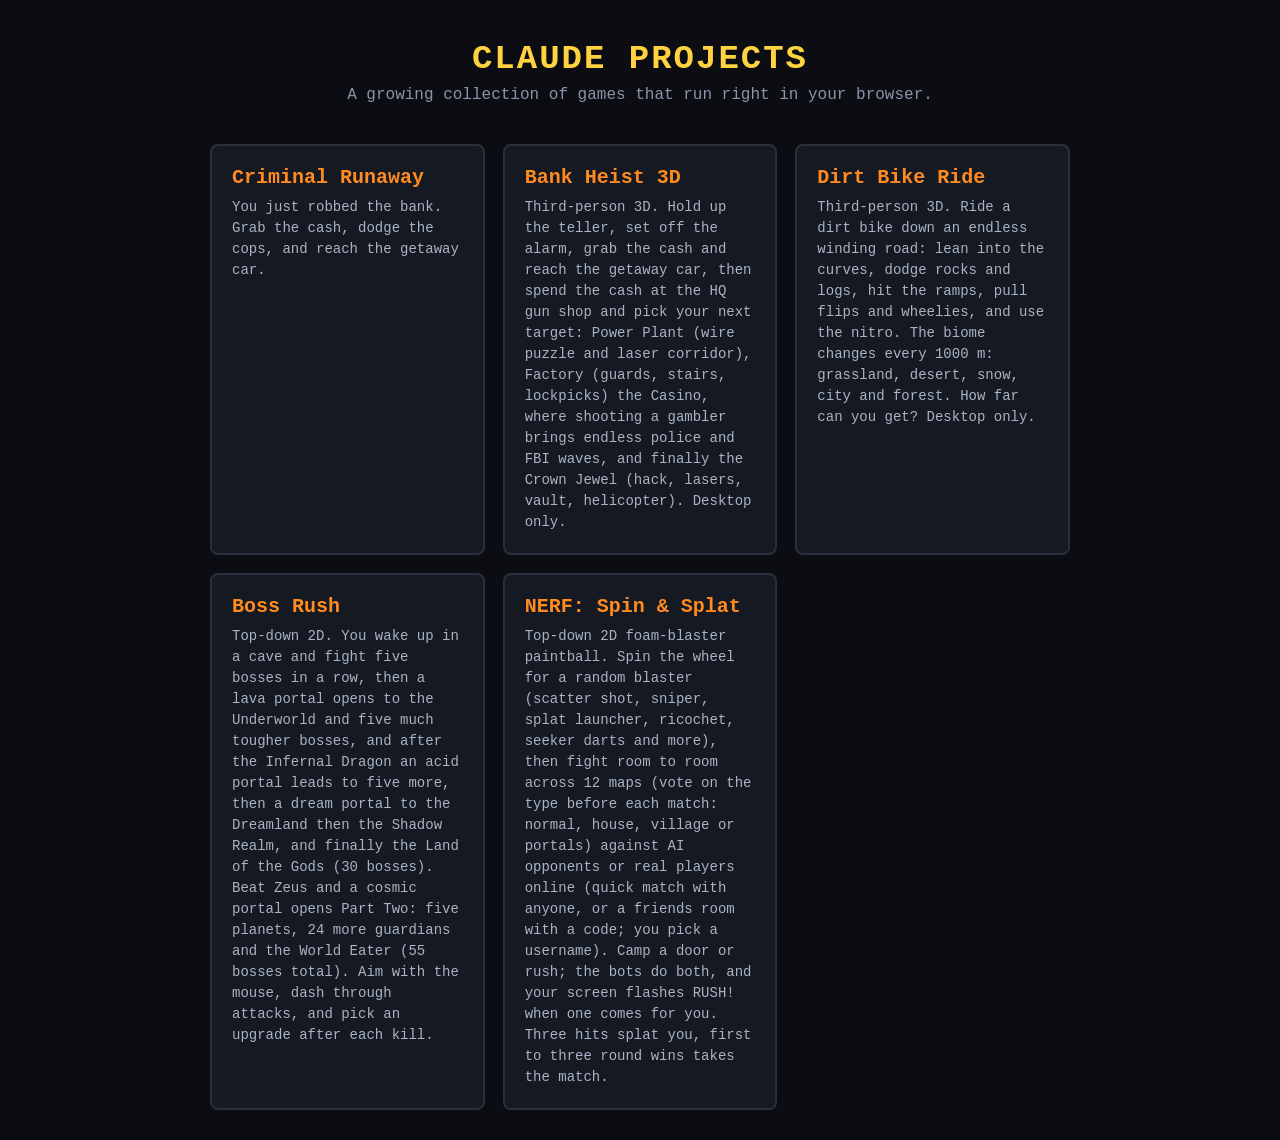
<file: index.html>
<!DOCTYPE html>
<html lang="en">
<head>
  <meta charset="utf-8">
  <meta name="viewport" content="width=device-width, initial-scale=1">
  <title>Claude Projects &ndash; Browser Games</title>
  <style>
    * { box-sizing: border-box; }
    body {
      margin: 0;
      background: #0b0d12;
      color: #cfd6e4;
      font-family: "Courier New", monospace;
    }
    header { padding: 40px 20px 10px; text-align: center; }
    h1 { margin: 0 0 8px; font-size: 34px; color: #ffd23f; letter-spacing: 2px; }
    header p { margin: 0; color: #8a94a8; }
    .grid {
      max-width: 900px;
      margin: 30px auto;
      padding: 0 20px;
      display: grid;
      grid-template-columns: repeat(auto-fill, minmax(260px, 1fr));
      gap: 18px;
    }
    .card {
      display: block;
      padding: 20px;
      background: #151922;
      border: 2px solid #2a2f3b;
      border-radius: 8px;
      color: inherit;
      text-decoration: none;
      transition: transform .12s, border-color .12s;
    }
    .card:hover { transform: translateY(-3px); border-color: #ff8a1f; }
    .card h2 { margin: 0 0 8px; font-size: 20px; color: #ff8a1f; }
    .card p { margin: 0; font-size: 14px; line-height: 1.5; color: #aab3c5; }
  </style>
</head>
<body>
  <header>
    <h1>CLAUDE PROJECTS</h1>
    <p>A growing collection of games that run right in your browser.</p>
  </header>

  <!-- Add a new <a class="card"> for each new game folder -->
  <main class="grid">
    <a class="card" href="criminal-runaway/">
      <h2>Criminal Runaway</h2>
      <p>You just robbed the bank. Grab the cash, dodge the cops, and reach the getaway car.</p>
    </a>
    <a class="card" href="bank-heist/">
      <h2>Bank Heist 3D</h2>
      <p>Third-person 3D. Hold up the teller, set off the alarm, grab the cash and reach the getaway car, then spend the cash at the HQ gun shop and pick your next target: Power Plant (wire puzzle and laser corridor), Factory (guards, stairs, lockpicks) the Casino, where shooting a gambler brings endless police and FBI waves, and finally the Crown Jewel (hack, lasers, vault, helicopter). Desktop only.</p>
    </a>
    <a class="card" href="dirt-bike/">
      <h2>Dirt Bike Ride</h2>
      <p>Third-person 3D. Ride a dirt bike down an endless winding road: lean into the curves, dodge rocks and logs, hit the ramps, pull flips and wheelies, and use the nitro. The biome changes every 1000 m: grassland, desert, snow, city and forest. How far can you get? Desktop only.</p>
    </a>
    <a class="card" href="boss-rush/">
      <h2>Boss Rush</h2>
      <p>Top-down 2D. You wake up in a cave and fight five bosses in a row, then a lava portal opens to the Underworld and five much tougher bosses, and after the Infernal Dragon an acid portal leads to five more, then a dream portal to the Dreamland then the Shadow Realm, and finally the Land of the Gods (30 bosses). Beat Zeus and a cosmic portal opens Part Two: five planets, 24 more guardians and the World Eater (55 bosses total). Aim with the mouse, dash through attacks, and pick an upgrade after each kill.</p>
    </a>
    <a class="card" href="nerf/">
      <h2>NERF: Spin &amp; Splat</h2>
      <p>Top-down 2D foam-blaster paintball. Spin the wheel for a random blaster (scatter shot, sniper, splat launcher, ricochet, seeker darts and more), then fight room to room across 12 maps (vote on the type before each match: normal, house, village or portals) against AI opponents or real players online (quick match with anyone, or a friends room with a code; you pick a username). Camp a door or rush; the bots do both, and your screen flashes RUSH! when one comes for you. Three hits splat you, first to three round wins takes the match.</p>
    </a>
  </main>
</body>
</html>
</file>
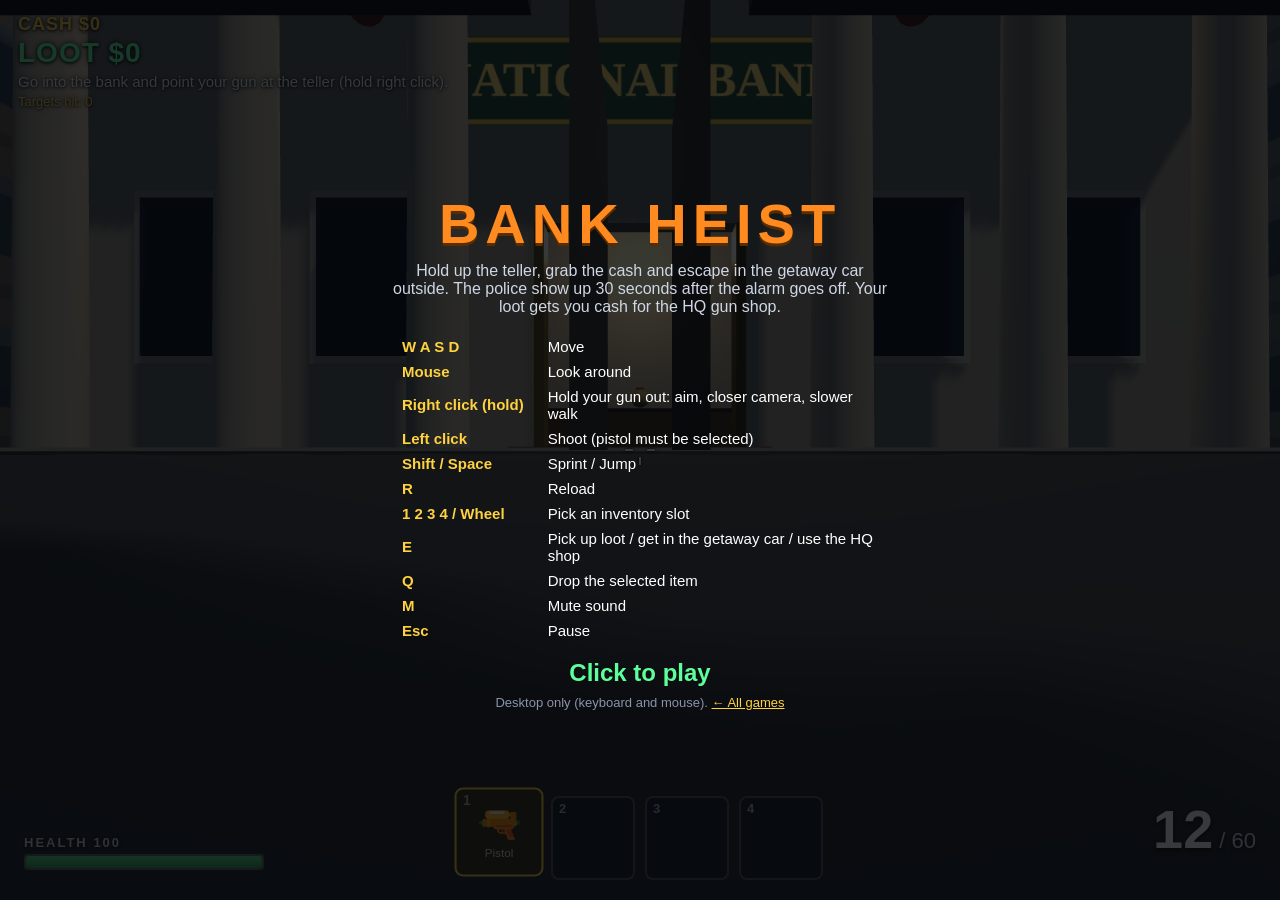
<file: bank-heist/index.html>
<!DOCTYPE html>
<html lang="en">
<head>
  <meta charset="utf-8">
  <meta name="viewport" content="width=device-width, initial-scale=1">
  <title>Bank Heist</title>
  <link rel="stylesheet" href="style.css">
</head>
<body>
  <div id="game"></div>
  <div id="alarm-glow"></div>
  <div id="damage"></div>
  <div id="scope"></div>
  <div id="fade"></div>

  <div id="crosshair"><i></i><i></i><i></i><i></i></div>
  <div id="hitmarker"></div>

  <div id="hud-top">
    <div id="cash">CASH $0</div>
    <div id="loot">LOOT $0</div>
    <div id="objective">Walk into the bank and grab the loot.</div>
    <div id="range">Targets hit: 0</div>
  </div>

  <div id="alarm">
    <div id="alarm-title">ALARM!</div>
    <div id="alarm-sub"></div>
  </div>

  <div id="prompt"></div>
  <div id="toast"></div>

  <div id="hp">
    <div id="hp-label">HEALTH <span id="hp-text">100</span></div>
    <div id="hp-bar"><div id="hp-fill"></div></div>
  </div>

  <div id="ammo">
    <div><span id="ammo-mag">12</span><span id="ammo-res"> / 60</span></div>
    <div id="reload">RELOADING...</div>
  </div>

  <div id="inventory">
    <div class="slot"><span class="key">1</span><span class="icon"></span><span class="name"></span></div>
    <div class="slot"><span class="key">2</span><span class="icon"></span><span class="name"></span></div>
    <div class="slot"><span class="key">3</span><span class="icon"></span><span class="name"></span></div>
    <div class="slot"><span class="key">4</span><span class="icon"></span><span class="name"></span></div>
  </div>

  <div id="overlay">
    <div class="panel">
      <h1>BANK HEIST</h1>
      <p class="tag">Hold up the teller, grab the cash and escape in the getaway car outside. The police show up 30 seconds after the alarm goes off. Your loot gets you cash for the HQ gun shop.</p>
      <table>
        <tr><td>W A S D</td><td>Move</td></tr>
        <tr><td>Mouse</td><td>Look around</td></tr>
        <tr><td>Right click (hold)</td><td>Hold your gun out: aim, closer camera, slower walk</td></tr>
        <tr><td>Left click</td><td>Shoot (pistol must be selected)</td></tr>
        <tr><td>Shift / Space</td><td>Sprint / Jump</td></tr>
        <tr><td>R</td><td>Reload</td></tr>
        <tr><td>1 2 3 4 / Wheel</td><td>Pick an inventory slot</td></tr>
        <tr><td>E</td><td>Pick up loot / get in the getaway car / use the HQ shop</td></tr>
        <tr><td>Q</td><td>Drop the selected item</td></tr>
        <tr><td>M</td><td>Mute sound</td></tr>
        <tr><td>Esc</td><td>Pause</td></tr>
      </table>
      <p id="overlay-msg" class="start">Click to play</p>
      <p class="note">Desktop only (keyboard and mouse). <a href="../">&larr; All games</a></p>
    </div>
  </div>

  <div id="choose" class="hidden">
    <div class="panel wide">
      <h1>NEXT HEIST</h1>
      <p class="tag">Pick your next target from the list. Press 1-7 or click a row (scroll for more).</p>
      <div id="choose-list"></div>
      <button id="choose-back" type="button">&larr; Back to the HQ (Esc)</button>
    </div>
  </div>

  <div id="puzzle" class="hidden">
    <div class="panel">
      <h2>JACKPOT MACHINE LOCK</h2>
      <p class="tag">The code is hidden in the casino: find the 3 clue notes (one per reel).<br>&#9679; = right symbol, right place &nbsp; &#9675; = right symbol, wrong place</p>
      <div id="puzzle-reels"></div>
      <div id="puzzle-rows"></div>
      <p id="puzzle-info" class="note"></p>
      <p class="note"><b>&larr; &rarr;</b> pick a reel &nbsp; <b>&uarr; &darr;</b> change symbol &nbsp; <b>Enter</b> try the code &nbsp; <b>Esc</b> step away</p>
    </div>
  </div>

  <div id="vault" class="hidden">
    <div class="panel">
      <h2>VAULT LOCK</h2>
      <p class="tag">The dial spins. When the light flashes, switch direction right away. 4 right switches open the vault.</p>
      <div id="vault-wrap"><div id="vault-dial"></div><div id="vault-mark"></div><div id="vault-lamp"></div></div>
      <div id="vault-steps"></div>
      <p id="vault-info" class="note"></p>
      <p class="note"><b>&larr;</b> / <b>A</b> spin left &nbsp; <b>&rarr;</b> / <b>D</b> spin right &nbsp; <b>Esc</b> step away</p>
    </div>
  </div>

  <div id="hack" class="hidden">
    <div class="panel">
      <h2>SECURITY TERMINAL</h2>
      <p class="tag">Memorise the intercepted key, then type it in.</p>
      <div id="hack-code"></div>
      <div id="hack-bar"><i></i></div>
      <p id="hack-info" class="note"></p>
      <p class="note"><b>0-9</b> type &nbsp; <b>Backspace</b> delete &nbsp; <b>Esc</b> step away</p>
    </div>
  </div>

  <div id="wires" class="hidden">
    <div class="panel">
      <h2>POWER CONTROL PANEL</h2>
      <p class="tag">Reconnect the wires: link each coloured wire on the left to the terminal of the same colour on the right.</p>
      <div id="wires-board"></div>
      <p id="wires-info" class="note"></p>
      <p class="note"><b>1-5</b> pick a wire, then its terminal &nbsp; <b>Backspace</b> drop the wire &nbsp; <b>Esc</b> step away</p>
    </div>
  </div>

  <div id="dress" class="hidden">
    <div class="panel wide">
      <h1>DRESSING ROOM</h1>
      <p class="tag">Pick a hoodie colour</p>
      <div id="dress-grid"></div>
      <p id="dress-msg" class="note"></p>
      <button id="dress-close" type="button" class="backbtn">Done (Esc)</button>
    </div>
  </div>

  <div id="storage" class="hidden">
    <div class="panel wide">
      <h1>GUN STORAGE</h1>
      <p class="tag">Carrying (4 slots)</p>
      <div id="storage-carry" class="guns"></div>
      <p class="tag">Storage (10 slots)</p>
      <div id="storage-grid" class="guns grid10"></div>
      <p id="storage-msg" class="note"></p>
      <button id="storage-close" type="button" class="backbtn">Done (Esc)</button>
    </div>
  </div>

  <div id="endscreen" class="hidden">
    <div class="panel">
      <h1 id="end-title"></h1>
      <p id="end-lines"></p>
      <p class="start">Click to play again</p>
    </div>
  </div>

  <script src="lib/three.min.js"></script>
  <script src="game.js"></script>
</body>
</html>
</file>
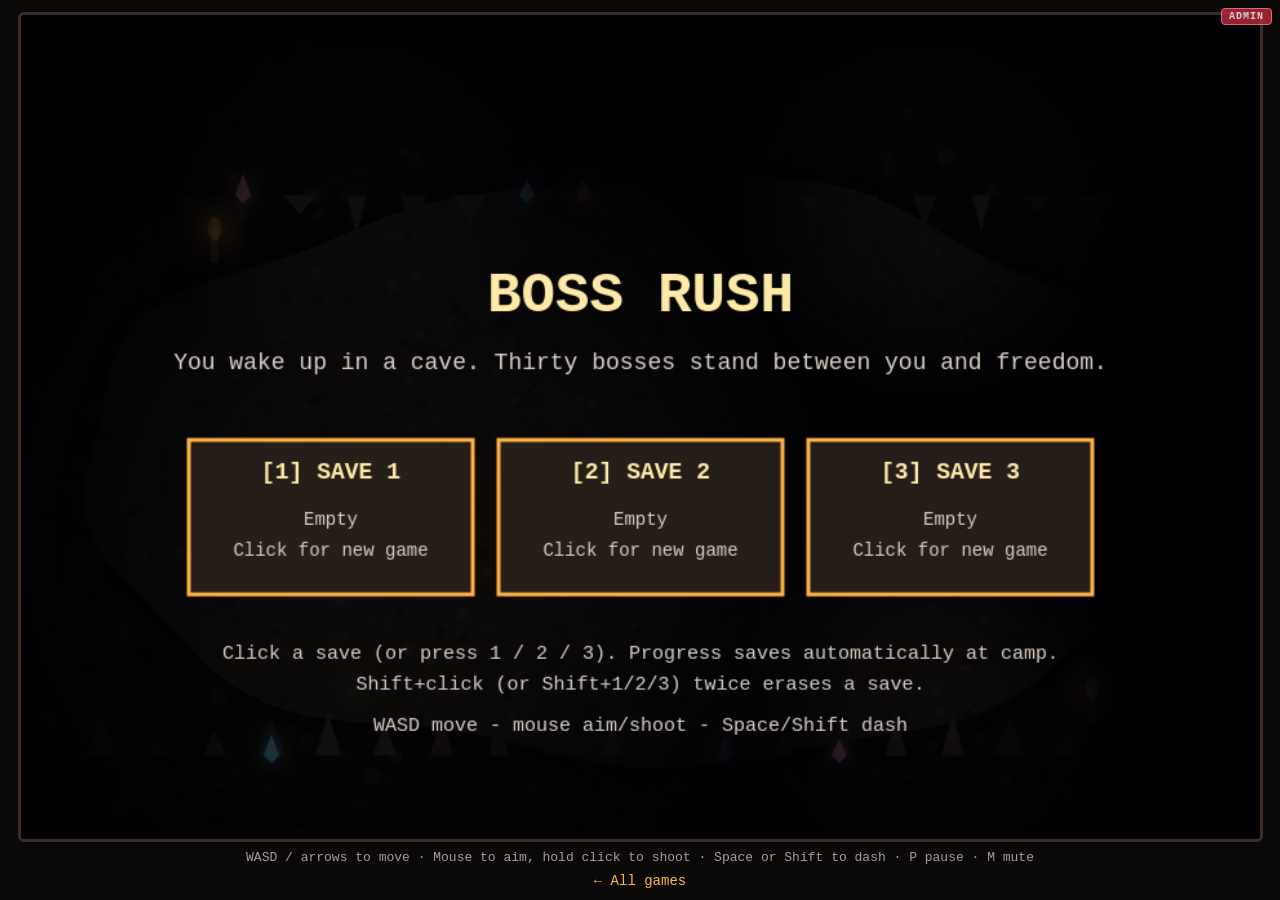
<file: boss-rush/index.html>
<!DOCTYPE html>
<html lang="en">
<head>
  <meta charset="utf-8">
  <meta name="viewport" content="width=device-width, initial-scale=1, user-scalable=no">
  <title>Boss Rush</title>
  <link rel="stylesheet" href="style.css">
</head>
<body>
  <main>
    <canvas id="game" width="960" height="640"></canvas>
    <p class="hint">WASD / arrows to move &middot; Mouse to aim, hold click to shoot &middot; Space or Shift to dash &middot; P pause &middot; M mute</p>
    <a class="back" href="../">&larr; All games</a>
  </main>
  <script src="game.js"></script>
</body>
</html>
</file>
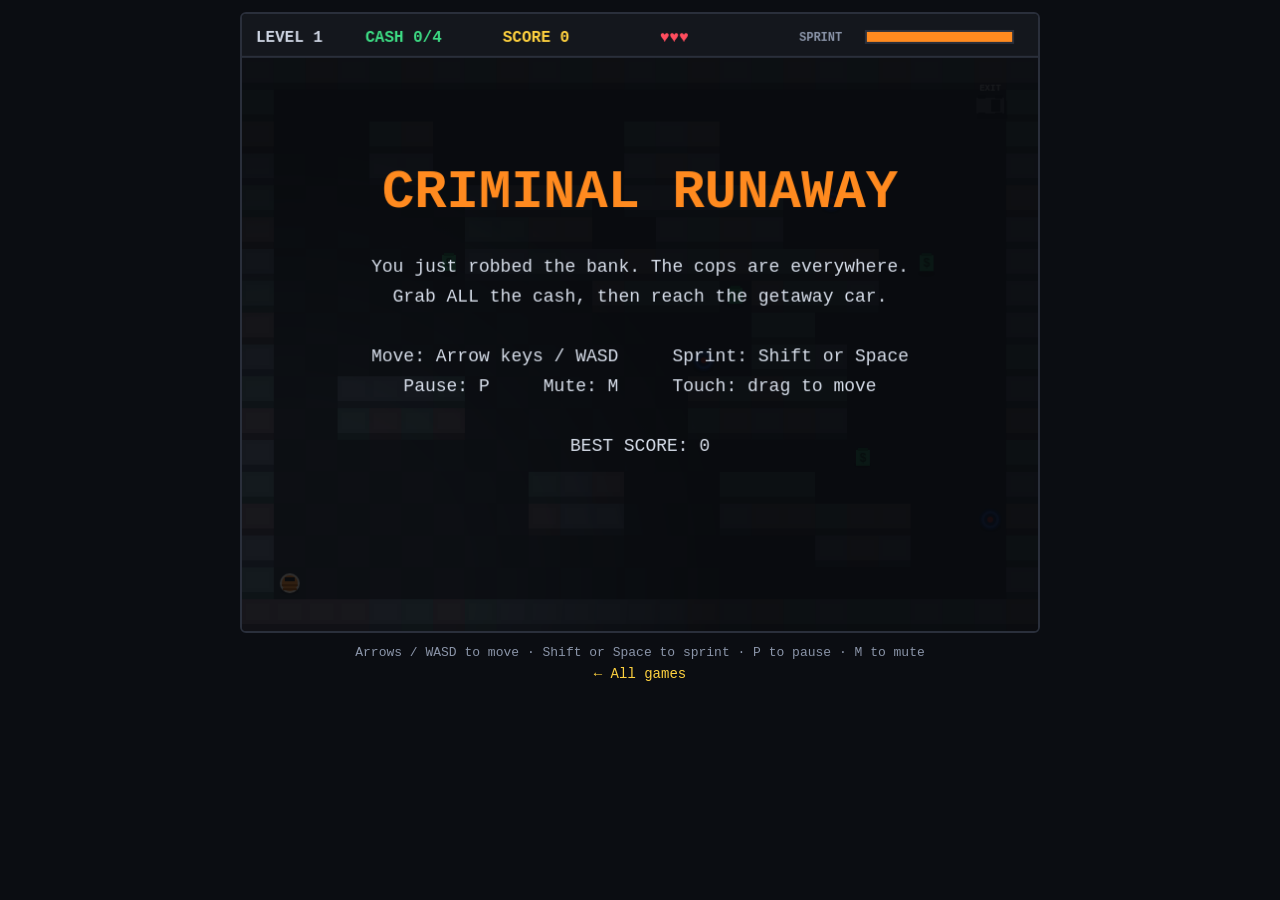
<file: criminal-runaway/index.html>
<!DOCTYPE html>
<html lang="en">
<head>
  <meta charset="utf-8">
  <meta name="viewport" content="width=device-width, initial-scale=1, user-scalable=no">
  <title>Criminal Runaway</title>
  <link rel="stylesheet" href="style.css">
</head>
<body>
  <main>
    <canvas id="game"></canvas>
    <button id="sprint" type="button">SPRINT</button>
    <p class="hint">Arrows / WASD to move &middot; Shift or Space to sprint &middot; P to pause &middot; M to mute</p>
    <a class="back" href="../">&larr; All games</a>
  </main>
  <script src="game.js"></script>
</body>
</html>
</file>
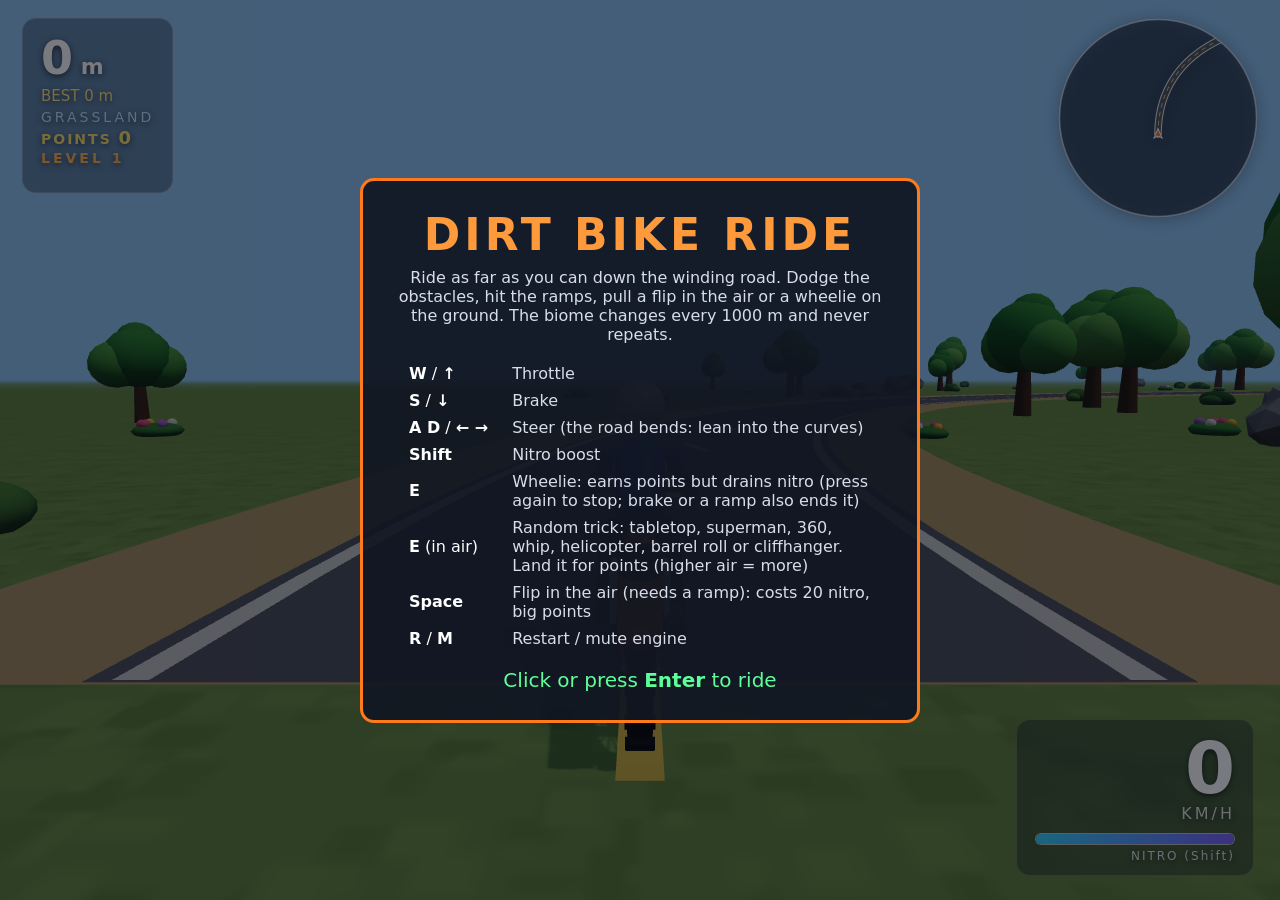
<file: dirt-bike/index.html>
<!DOCTYPE html>
<html lang="en">
<head>
  <meta charset="utf-8">
  <meta name="viewport" content="width=device-width, initial-scale=1">
  <title>Dirt Bike Ride</title>
  <link rel="stylesheet" href="style.css">
</head>
<body>
  <div id="game"></div>
  <div id="flash"></div>

  <div id="hud">
    <div id="dist"><b id="distv">0</b> m</div>
    <div id="best">BEST <span id="bestv">0</span> m</div>
    <div id="biome"></div>
    <div id="pts">POINTS <b id="ptsv">0</b></div>
    <div id="level">LEVEL 1</div>
    <div id="toast"></div>
  </div>
  <canvas id="map"></canvas>
  <div id="shop"><div class="shoppanel"><h2>BIKE SHOP</h2><p>You have <b id="shoppts">0</b> points. Each new colour costs 4000 points; colours reset every round.</p><div id="swatches"></div><p id="shopmsg"></p><button id="shopgo">Back on the road (Enter)</button></div></div>
  <div id="offwarn"></div>
  <div id="dead"></div>
  <div id="banner"></div>
  <div id="speedo">
    <div id="speed">0</div><div id="kmh">KM/H</div>
    <div id="nitro"><i id="nitrobar"></i></div>
    <div id="nitrolabel">NITRO (Shift)</div>
  </div>

  <div id="start">
    <div class="panel">
      <h1>DIRT BIKE RIDE</h1>
      <p class="sub">Ride as far as you can down the winding road. Dodge the obstacles, hit the ramps, pull a flip in the air or a wheelie on the ground. The biome changes every 1000 m and never repeats.</p>
      <table>
        <tr><td><b>W</b> / <b>&uarr;</b></td><td>Throttle</td></tr>
        <tr><td><b>S</b> / <b>&darr;</b></td><td>Brake</td></tr>
        <tr><td><b>A D</b> / <b>&larr; &rarr;</b></td><td>Steer (the road bends: lean into the curves)</td></tr>
        <tr><td><b>Shift</b></td><td>Nitro boost</td></tr>
        <tr><td><b>E</b></td><td>Wheelie: earns points but drains nitro (press again to stop; brake or a ramp also ends it)</td></tr>
        <tr><td><b>E</b> (in air)</td><td>Random trick: tabletop, superman, 360, whip, helicopter, barrel roll or cliffhanger. Land it for points (higher air = more)</td></tr>
        <tr><td><b>Space</b></td><td>Flip in the air (needs a ramp): costs 20 nitro, big points</td></tr>
        <tr><td><b>R</b> / <b>M</b></td><td>Restart / mute engine</td></tr>
      </table>
      <p class="go">Click or press <b>Enter</b> to ride</p>
    </div>
  </div>

  <script src="lib/three.min.js"></script>
  <script src="game.js"></script>
</body>
</html>
</file>
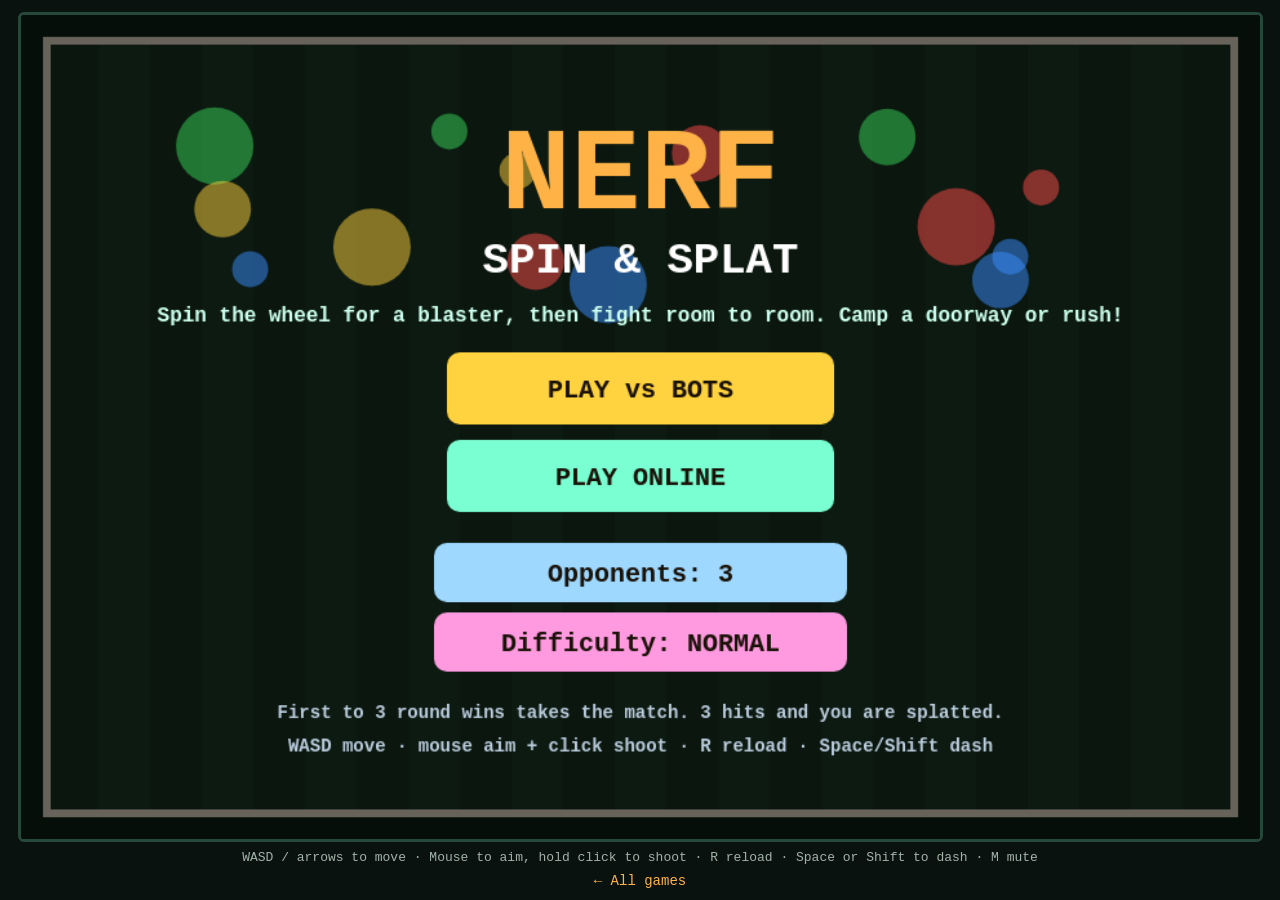
<file: nerf/index.html>
<!DOCTYPE html>
<html lang="en">
<head>
  <meta charset="utf-8">
  <meta name="viewport" content="width=device-width, initial-scale=1, user-scalable=no, viewport-fit=cover">
  <title>NERF: Spin &amp; Splat</title>
  <link rel="stylesheet" href="style.css">
</head>
<body>
  <main>
    <canvas id="game" width="960" height="640"></canvas>
    <p class="hint desk">WASD / arrows to move &middot; Mouse to aim, hold click to shoot &middot; R reload &middot; Space or Shift to dash &middot; M mute</p>
    <p class="hint touchhint">Phone: left thumb moves &middot; right thumb aims and fires &middot; RELOAD and DASH buttons on the right &middot; tap menus</p>
    <p class="rotate">Turn your phone sideways for the best view</p>
    <a class="back" href="../">&larr; All games</a>
  </main>
  <script src="peerjs.min.js"></script>
  <script src="game.js"></script>
</body>
</html>
</file>
<file: bank-heist/style.css>
* { box-sizing: border-box; }

html, body {
  margin: 0;
  height: 100%;
  overflow: hidden;
  background: #0b0d12;
  color: #fff;
  font-family: "Segoe UI", Roboto, Helvetica, Arial, sans-serif;
  user-select: none;
  -webkit-user-select: none;
}

#game, #game canvas { position: fixed; inset: 0; width: 100%; height: 100%; display: block; }

/* ---------- crosshair ---------- */
#crosshair {
  position: fixed; left: 50%; top: 50%;
  width: 0; height: 0;
  pointer-events: none;
  --gap: 7px;
}
#crosshair i {
  position: absolute;
  background: #fff;
  box-shadow: 0 0 2px #000, 0 0 3px #000;
  transition: transform .08s;
}
#crosshair i:nth-child(1) { width: 2px; height: 8px; left: -1px; top: calc(-8px - var(--gap)); }
#crosshair i:nth-child(2) { width: 2px; height: 8px; left: -1px; top: var(--gap); }
#crosshair i:nth-child(3) { width: 8px; height: 2px; top: -1px; left: calc(-8px - var(--gap)); }
#crosshair i:nth-child(4) { width: 8px; height: 2px; top: -1px; left: var(--gap); }
#crosshair.moving { --gap: 11px; }
#crosshair.hidden { display: none; }

/* ---------- top-left HUD ---------- */
#hud-top {
  position: fixed; left: 18px; top: 14px;
  text-shadow: 0 1px 3px #000, 0 0 6px #000;
  pointer-events: none;
}
#loot { font-size: 28px; font-weight: 800; color: #5dff9a; letter-spacing: 1px; }
#objective { font-size: 15px; margin-top: 4px; color: #f3f3f3; }
#range { font-size: 13px; margin-top: 4px; color: #ffd23f; }

/* ---------- prompts ---------- */
#prompt {
  position: fixed; left: 50%; top: 62%;
  transform: translateX(-50%);
  padding: 8px 16px;
  background: rgba(0, 0, 0, .6);
  border: 1px solid rgba(255, 255, 255, .25);
  border-radius: 6px;
  font-size: 17px;
  font-weight: 600;
  pointer-events: none;
  opacity: 0;
  transition: opacity .12s;
}
#prompt.show { opacity: 1; }
#prompt b { color: #ffd23f; }

#toast {
  position: fixed; left: 50%; top: 18%;
  transform: translateX(-50%);
  padding: 10px 20px;
  background: rgba(0, 0, 0, .7);
  border-radius: 6px;
  font-size: 18px;
  font-weight: 700;
  color: #ffd23f;
  pointer-events: none;
  opacity: 0;
  transition: opacity .2s;
}
#toast.show { opacity: 1; }

/* ---------- ammo ---------- */
#ammo {
  position: fixed; right: 24px; bottom: 24px;
  text-align: right;
  text-shadow: 0 2px 4px #000;
  pointer-events: none;
  transition: opacity .15s;
}
#ammo.dim { opacity: 0; }
#ammo-mag { font-size: 54px; font-weight: 800; line-height: 1; }
#ammo-res { font-size: 22px; color: #cfd6e4; }
#reload { height: 20px; color: #ff6b6b; font-weight: 700; font-size: 15px; visibility: hidden; }
#reload.show { visibility: visible; }

/* ---------- inventory ---------- */
#inventory {
  position: fixed; left: 50%; bottom: 20px;
  transform: translateX(-50%);
  display: flex; gap: 10px;
  pointer-events: none;
}
.slot {
  position: relative;
  width: 84px; height: 84px;
  background: rgba(15, 18, 25, .72);
  border: 2px solid rgba(255, 255, 255, .25);
  border-radius: 8px;
  display: flex; flex-direction: column;
  align-items: center; justify-content: center;
  transition: transform .1s, border-color .1s, background .1s;
}
.slot .key {
  position: absolute; left: 6px; top: 3px;
  font-size: 13px; font-weight: 700; color: #aab3c5;
}
.slot .icon { font-size: 34px; line-height: 1.1; }
.slot .name { font-size: 11px; margin-top: 2px; color: #dfe6f3; text-align: center; padding: 0 3px; }
.slot.selected {
  border-color: #ffd23f;
  background: rgba(60, 50, 10, .75);
  transform: translateY(-6px) scale(1.06);
}
.slot.empty .icon:empty::after { content: ""; }

/* ---------- start / pause overlay ---------- */
#overlay {
  position: fixed; inset: 0;
  display: flex; align-items: center; justify-content: center;
  background: rgba(6, 8, 12, .8);
  cursor: pointer;
  z-index: 10;
}
#overlay.hidden { display: none; }
.panel { max-width: 560px; padding: 24px 30px; text-align: center; }
.panel h1 { margin: 0 0 6px; font-size: 56px; letter-spacing: 6px; color: #ff8a1f; text-shadow: 0 3px 0 #5a2d00; }
.tag { margin: 0 0 18px; color: #cfd6e4; }
.panel table { margin: 0 auto 16px; border-collapse: collapse; text-align: left; font-size: 15px; }
.panel td { padding: 4px 12px; }
.panel td:first-child { color: #ffd23f; font-weight: 700; white-space: nowrap; }
.start { font-size: 24px; font-weight: 800; color: #5dff9a; animation: blink 1.2s infinite; margin: 8px 0; }
.note { font-size: 13px; color: #8a94a8; margin: 6px 0 0; }
.note a { color: #ffd23f; }
@keyframes blink { 50% { opacity: .35; } }

/* ---------- health ---------- */
#hp {
  position: fixed; left: 24px; bottom: 30px;
  width: 240px;
  pointer-events: none;
  text-shadow: 0 1px 3px #000;
}
#hp-label { font-size: 13px; font-weight: 700; letter-spacing: 2px; color: #cfd6e4; margin-bottom: 4px; }
#hp-bar {
  height: 16px;
  background: rgba(0, 0, 0, .55);
  border: 2px solid rgba(255, 255, 255, .35);
  border-radius: 4px;
  overflow: hidden;
}
#hp-fill { height: 100%; width: 100%; background: linear-gradient(#58e07f, #2fa857); transition: width .12s; }
#hp.low #hp-fill { background: linear-gradient(#ff6b6b, #c0392b); }

/* ---------- alarm ---------- */
#alarm {
  position: fixed; left: 50%; top: 74px;
  transform: translateX(-50%);
  text-align: center;
  padding: 8px 26px;
  background: rgba(120, 0, 0, .72);
  border: 2px solid #ff4d4d;
  border-radius: 8px;
  pointer-events: none;
  display: none;
  text-shadow: 0 1px 3px #000;
}
#alarm.on { display: block; animation: alarmPulse .7s infinite alternate; }
#alarm-title { font-size: 24px; font-weight: 900; letter-spacing: 5px; color: #ff6b6b; }
#alarm-sub { font-size: 18px; font-weight: 700; margin-top: 2px; }
#alarm-glow {
  position: fixed; inset: 0;
  pointer-events: none;
  z-index: 5;
  box-shadow: inset 0 0 160px 40px rgba(255, 0, 0, 0);
}
#alarm-glow.on { animation: glow .7s infinite alternate; }
@keyframes alarmPulse { to { background: rgba(190, 0, 0, .82); } }
@keyframes glow { to { box-shadow: inset 0 0 160px 40px rgba(255, 30, 30, .45); } }

/* ---------- damage flash and hit marker ---------- */
#damage {
  position: fixed; inset: 0;
  pointer-events: none;
  z-index: 6;
  background: radial-gradient(transparent 45%, rgba(255, 0, 0, .6));
  opacity: 0;
}
#damage.flash { animation: dmg .4s ease-out; }
@keyframes dmg { from { opacity: 1; } to { opacity: 0; } }

#hitmarker {
  position: fixed; left: 50%; top: 50%;
  width: 24px; height: 24px; margin: -12px 0 0 -12px;
  pointer-events: none;
  opacity: 0;
}
#hitmarker::before, #hitmarker::after {
  content: ""; position: absolute; left: 11px; top: 0;
  width: 2px; height: 24px;
  background: #ff4d4d;
  box-shadow: 0 0 3px #000;
}
#hitmarker::before { transform: rotate(45deg); }
#hitmarker::after { transform: rotate(-45deg); }
#hitmarker.show { animation: hit .2s ease-out; }
@keyframes hit { from { opacity: 1; transform: scale(1.25); } to { opacity: 0; transform: scale(.85); } }

/* ---------- end screen ---------- */
#endscreen {
  position: fixed; inset: 0;
  display: flex; align-items: center; justify-content: center;
  background: rgba(6, 8, 12, .86);
  cursor: pointer;
  z-index: 20;
}
#endscreen.hidden { display: none; }
#end-title.win { color: #5dff9a; text-shadow: 0 3px 0 #0b4a25; }
#end-title.lose { color: #ff4d5e; text-shadow: 0 3px 0 #5a0b14; }
#end-lines { font-size: 18px; line-height: 1.8; color: #dfe6f3; margin: 8px 0 18px; }
#end-lines b { color: #5dff9a; }

/* ---------- cash, scope, fade ---------- */
#cash { font-size: 18px; font-weight: 800; color: #ffd23f; letter-spacing: 1px; margin-bottom: 2px; }
#scope {
  position: fixed; inset: 0; pointer-events: none; z-index: 4; opacity: 0; transition: opacity .12s;
  background:
    linear-gradient(#000, #000) center / 1px 100% no-repeat,
    linear-gradient(#000, #000) center / 100% 1px no-repeat,
    radial-gradient(circle at center, transparent 0, transparent 30vh, rgba(0, 0, 0, .96) 31vh);
}
#scope.on { opacity: 1; }
#fade { position: fixed; inset: 0; background: #000; pointer-events: none; z-index: 30; opacity: 0; }
#fade.fadein { animation: fadein 1.4s ease-out; }
#fade.fadeout { animation: fadeout .7s ease-in forwards; }
@keyframes fadein { from { opacity: 1; } to { opacity: 0; } }
@keyframes fadeout { from { opacity: 0; } to { opacity: 1; } }

/* ---------- job picker ---------- */
#choose {
  position: fixed; inset: 0; z-index: 25;
  display: flex; align-items: center; justify-content: center;
  background: rgba(6, 8, 12, .88);
}
#choose.hidden { display: none; }
.panel.wide { max-width: 640px; width: 94vw; }
#choose h1 { color: #ff7cc6; text-shadow: 0 3px 0 #4a1236; }
#choose-list { display: flex; flex-direction: column; gap: 10px; margin: 6px 0 18px; max-height: 58vh; overflow-y: auto; padding-right: 8px; overscroll-behavior: contain; }
#choose { overflow-y: auto; }
#choose-list::-webkit-scrollbar { width: 8px; }
#choose-list::-webkit-scrollbar-thumb { background: #3a4152; border-radius: 4px; }
.job {
  position: relative; width: 100%; flex: 0 0 auto; padding: 14px 18px 14px 54px;
  background: #151922; border: 2px solid #2a2f3b; border-radius: 10px;
  color: #dfe6f3; font: inherit; text-align: left; cursor: pointer;
  display: grid; grid-template-columns: minmax(0, 1fr) minmax(0, 190px); column-gap: 16px; row-gap: 2px; align-items: center;
  transition: transform .12s, border-color .12s, background .12s;
}
.job:hover { transform: translateX(4px); border-color: #ff8a1f; background: #1b2030; }
.job .k { position: absolute; left: 16px; top: 50%; transform: translateY(-50%); font-size: 26px; font-weight: 800; color: #ffd23f; }
.job .n { grid-column: 1; font-size: 22px; font-weight: 800; color: #ff8a1f; letter-spacing: 1px; }
.job .t { grid-column: 1; font-size: 14px; line-height: 1.4; color: #aab3c5; }
.job .v { grid-column: 2; grid-row: 1 / 3; font-size: 15px; font-weight: 700; color: #5dff9a; text-align: right; }
#choose-back { font: inherit; font-size: 15px; color: #cfd6e4; background: transparent; border: 1px solid #3a4152; border-radius: 6px; padding: 8px 16px; cursor: pointer; }
#choose-back:hover { border-color: #ff8a1f; color: #fff; }

/* ---------- casino puzzle ---------- */
#puzzle {
  position: fixed; left: 50%; top: 50%; transform: translate(-50%, -50%);
  z-index: 15; padding: 6px 12px;
  background: rgba(20, 8, 32, .94); border: 3px solid #ffd84a; border-radius: 12px;
  box-shadow: 0 0 40px rgba(255, 216, 74, .35);
}
#puzzle.hidden { display: none; }
#puzzle h2 { margin: 0 0 6px; text-align: center; color: #ffd84a; letter-spacing: 3px; }
#puzzle-reels { display: flex; gap: 14px; justify-content: center; margin: 10px 0 14px; }
.reel { width: 86px; text-align: center; background: #0d0614; border: 3px solid #4a2466; border-radius: 10px; padding: 4px 0; color: #5a3a78; }
.reel .sym { display: block; font-size: 48px; line-height: 1.25; }
.reel.sel { border-color: #ffd84a; color: #ffd84a; box-shadow: 0 0 14px rgba(255, 216, 74, .6); }
#puzzle-rows { min-height: 12px; max-height: 190px; overflow: hidden; margin-bottom: 6px; }
#puzzle-rows .row { display: flex; justify-content: space-between; align-items: center; padding: 3px 14px; font-size: 26px; border-top: 1px solid rgba(255, 255, 255, .08); }
#puzzle-rows .fb { font-size: 20px; color: #5dff9a; letter-spacing: 3px; }
#puzzle-rows .fb i { font-style: normal; color: #ffd84a; }

/* ---------- gun storage ---------- */
#storage { position: fixed; inset: 0; z-index: 25; display: flex; align-items: center; justify-content: center; background: rgba(6, 8, 12, .9); }
#storage.hidden { display: none; }
#storage h1 { font-size: 40px; color: #5dff9a; text-shadow: 0 3px 0 #0b4a25; margin-bottom: 4px; }
#storage .tag { margin: 12px 0 6px; font-weight: 700; letter-spacing: 1px; }
.guns { display: flex; gap: 10px; justify-content: center; flex-wrap: wrap; }
.guns.grid10 { display: grid; grid-template-columns: repeat(5, 1fr); max-width: 520px; margin: 0 auto; }
.gun {
  width: 96px; height: 78px; font: inherit; color: #dfe6f3; cursor: pointer;
  background: #151922; border: 2px solid #2a2f3b; border-radius: 8px;
  display: flex; flex-direction: column; align-items: center; justify-content: center; gap: 2px;
}
.gun.empty { cursor: default; background: rgba(21, 25, 34, .45); border-style: dashed; }
.gun.locked { opacity: .6; cursor: default; }
.gun:not(.empty):not(.locked):hover { border-color: #5dff9a; background: #1b2a22; }
.gun .ic { font-size: 28px; }
.gun .nm { font-size: 12px; }
.guns.grid10 .gun { width: 100%; }
.backbtn { margin-top: 10px; font: inherit; font-size: 15px; color: #cfd6e4; background: transparent; border: 1px solid #3a4152; border-radius: 6px; padding: 8px 18px; cursor: pointer; }
.backbtn:hover { border-color: #5dff9a; color: #fff; }

/* ---------- power plant wire puzzle ---------- */
#wires {
  position: fixed; left: 50%; top: 50%; transform: translate(-50%, -50%);
  z-index: 15; padding: 6px 12px;
  background: rgba(8, 18, 28, .94); border: 3px solid #39e1ff; border-radius: 12px;
  box-shadow: 0 0 40px rgba(57, 225, 255, .35);
}
#wires.hidden { display: none; }
#wires h2 { margin: 0 0 6px; text-align: center; color: #39e1ff; letter-spacing: 3px; }
#wires-board { position: relative; width: 420px; height: 270px; margin: 6px auto; background: #0b1119; border-radius: 8px; }
#wires-board svg { position: absolute; left: 0; top: 0; }
#wires .wt {
  position: absolute; width: 36px; height: 36px; border-radius: 50%; text-align: center; line-height: 36px;
  font-weight: bold; font-size: 20px; color: #111; border: 3px solid #fff3;
}
#wires .wt.sel { border-color: #fff; box-shadow: 0 0 14px #fff; transform: scale(1.15); }
#wires .wt.done { opacity: .55; }

/* ---------- HQ dressing room ---------- */
#dress { position: fixed; inset: 0; z-index: 25; display: flex; align-items: center; justify-content: center; background: rgba(6, 8, 12, .9); }
#dress.hidden { display: none; }
#dress h1 { font-size: 40px; color: #e7c2ff; text-shadow: 0 3px 0 #3d1a5a; margin-bottom: 4px; }
#dress-grid { display: grid; grid-template-columns: repeat(4, 1fr); gap: 12px; margin: 14px 0; }
#dress .sw { display: flex; flex-direction: column; align-items: center; gap: 4px; padding: 10px 14px; background: #181a22; color: #fff; border: 2px solid #3a3f4e; border-radius: 10px; cursor: pointer; font: inherit; }
#dress .sw:hover { border-color: #e7c2ff; }
#dress .sw.cur { border-color: #5dff9a; box-shadow: 0 0 14px rgba(93, 255, 154, .5); }
#dress .sw i { width: 56px; height: 56px; border-radius: 10px; border: 2px solid #fff3; }
#dress .sw span { font-size: 13px; color: #ffd23f; }

/* ---------- museum hack terminal ---------- */
#hack { position: fixed; left: 50%; top: 50%; transform: translate(-50%, -50%); z-index: 15; padding: 6px 12px; background: rgba(2, 16, 8, .95); border: 3px solid #5dff9a; border-radius: 8px; box-shadow: 0 0 40px rgba(93, 255, 154, .35); font-family: "Courier New", monospace; }
#hack.hidden { display: none; }
#hack h2 { margin: 0 0 6px; text-align: center; color: #5dff9a; letter-spacing: 3px; }
#hack-code { text-align: center; font-size: 54px; letter-spacing: 8px; color: #5dff9a; margin: 14px 0 8px; text-shadow: 0 0 12px #5dff9a; }
#hack-bar { height: 8px; background: #0b2a16; border-radius: 4px; margin: 0 20px 8px; overflow: hidden; }
#hack-bar i { display: block; height: 100%; width: 0; background: #5dff9a; }
#choose .job.locked { opacity: .55; }

/* ---------- museum vault dial ---------- */
#vault { position: fixed; left: 50%; top: 50%; transform: translate(-50%, -50%); z-index: 15; padding: 6px 12px; background: rgba(24, 20, 10, .95); border: 3px solid #ffd84a; border-radius: 12px; box-shadow: 0 0 40px rgba(255, 216, 74, .35); }
#vault.hidden { display: none; }
#vault h2 { margin: 0 0 6px; text-align: center; color: #ffd84a; letter-spacing: 3px; }
#vault-wrap { position: relative; width: 240px; height: 240px; margin: 10px auto; }
#vault-dial { position: absolute; inset: 0; border-radius: 50%; border: 6px solid #b8b8c0; box-shadow: inset 0 0 20px #000;
  background: repeating-conic-gradient(#d8d8e0 0deg 1.5deg, #2a2a33 1.5deg 10deg); }
#vault-dial::after { content: ""; position: absolute; inset: 34px; border-radius: 50%; background: radial-gradient(#4a4a55, #25252d); border: 4px solid #8a8a95; }
#vault-dial::before { content: ""; position: absolute; left: 50%; top: 40px; width: 6px; height: 70px; margin-left: -3px; background: #ffd84a; border-radius: 3px; z-index: 2; }
#vault-mark { position: absolute; left: 50%; top: -14px; margin-left: -10px; border: 10px solid transparent; border-top: 18px solid #ff4d4d; }
#vault-lamp { position: absolute; left: 50%; top: 50%; width: 34px; height: 34px; margin: -17px 0 0 -17px; border-radius: 50%; background: #3a2a10; border: 3px solid #6b5520; z-index: 3; }
#vault-lamp.on { background: #fff35c; box-shadow: 0 0 30px 10px #ffe94a; }
#vault-steps { display: flex; gap: 10px; justify-content: center; }
#vault-steps i { width: 22px; height: 22px; border-radius: 50%; background: #3a3a45; border: 2px solid #777; }
#vault-steps i.ok { background: #5dff9a; border-color: #fff; box-shadow: 0 0 10px #5dff9a; }
</file>
<file: boss-rush/style.css>
* { box-sizing: border-box; }
html, body { margin: 0; height: 100%; background: #0b0908; color: #d9cfc4; font-family: "Courier New", monospace; }
main { min-height: 100%; display: flex; flex-direction: column; align-items: center; justify-content: center; gap: 8px; padding: 8px; }
canvas { width: min(100%, calc((100vh - 70px) * 1.5)); aspect-ratio: 3 / 2; background: #000; border: 3px solid #3a2f27; border-radius: 6px; cursor: crosshair; touch-action: none; }
.hint { margin: 0; font-size: 13px; opacity: .75; text-align: center; }
.back { color: #ffb347; font-size: 14px; text-decoration: none; }
.back:hover { text-decoration: underline; }

#adminBtn { position: fixed; top: 8px; right: 8px; z-index: 20; padding: 2px 7px; font: bold 10px "Courier New", monospace; letter-spacing: 1px; color: #fff; background: #c0283c; border: 1px solid #ff8a96; border-radius: 4px; cursor: pointer; opacity: .8; }
#adminBtn:hover { opacity: 1; }
#adminBox { position: fixed; inset: 0; z-index: 30; display: none; align-items: center; justify-content: center; background: rgba(0, 0, 0, .6); }
#adminBox.show { display: flex; }
.adminCard { position: relative; width: 560px; max-width: 94vw; max-height: 90vh; overflow-y: auto; padding: 18px 22px; background: #1b1412; border: 2px solid #c0283c; border-radius: 10px; text-align: center; }
.adminCard h2 { margin: 0 0 8px; color: #ff6b7a; letter-spacing: 4px; } .adminCard h3 { margin: 14px 0 6px; font-size: 13px; color: #ffb347; letter-spacing: 2px; text-align: left; }
.adminCard p { margin: 8px 0; font-size: 13px; } .adminCard .msg { color: #ffd0a0; min-height: 18px; }
.adminCard input { width: 70%; padding: 8px; font: inherit; background: #0d0907; color: #fff; border: 1px solid #5a3f28; border-radius: 6px; margin-right: 6px; }
.adminCard .x { position: absolute; top: 6px; right: 10px; background: none; border: 0; color: #fff; font-size: 24px; cursor: pointer; }
.grid { display: flex; flex-wrap: wrap; gap: 6px; }
.ab { padding: 7px 11px; font: 13px "Courier New", monospace; color: #fff; background: #3a2f27; border: 1px solid #6a5444; border-radius: 6px; cursor: pointer; }
.ab:hover { background: #4d3f35; } .ab.on { background: #1f7a3a; border-color: #5dff9a; } .ab.go { background: #c0283c; }

#laserBtn { display: none; position: fixed; top: 8px; left: 50%; transform: translateX(-50%); z-index: 20; padding: 6px 14px; font: bold 13px "Courier New", monospace; letter-spacing: 1px; color: #fff; background: linear-gradient(#ff5ac8, #b0207f); border: 2px solid #ffd0f0; border-radius: 6px; cursor: pointer; box-shadow: 0 0 14px #ff7ad9; animation: lz 1s infinite alternate; }
#laserBtn.on { background: #333; border-color: #ff7ad9; box-shadow: none; animation: none; font-size: 11px; }
@keyframes lz { from { box-shadow: 0 0 6px #ff7ad9; } to { box-shadow: 0 0 20px #ffd0f0; } }
</file>
<file: criminal-runaway/style.css>
* { box-sizing: border-box; }

html, body {
  margin: 0;
  min-height: 100%;
  background: #0b0d12;
  color: #cfd6e4;
  font-family: "Courier New", monospace;
}

main {
  display: flex;
  flex-direction: column;
  align-items: center;
  padding: 12px;
}

canvas {
  width: 100%;
  max-width: 800px;
  height: auto;
  background: #0d0f14;
  border: 2px solid #2a2f3b;
  border-radius: 6px;
  touch-action: none;
  user-select: none;
  -webkit-user-select: none;
}

.hint {
  margin: 12px 0 6px;
  font-size: 13px;
  color: #8a94a8;
  text-align: center;
}

.back {
  color: #ffd23f;
  font-size: 14px;
  text-decoration: none;
}

.back:hover { text-decoration: underline; }

#sprint {
  display: none;
}

/* On-screen sprint button for touch devices */
@media (pointer: coarse) {
  #sprint {
    display: block;
    position: fixed;
    right: 18px;
    bottom: 28px;
    width: 92px;
    height: 92px;
    border-radius: 50%;
    border: 3px solid #ffd23f;
    background: rgba(255, 138, 31, 0.35);
    color: #fff;
    font: bold 14px "Courier New", monospace;
    touch-action: none;
    user-select: none;
    -webkit-user-select: none;
    z-index: 10;
  }
  #sprint:active { background: rgba(255, 138, 31, 0.7); }
}
</file>
<file: dirt-bike/style.css>
* { box-sizing: border-box; }
html, body { margin: 0; height: 100%; overflow: hidden; background: #87b9e8; font-family: "Segoe UI", system-ui, Arial, sans-serif; color: #fff; user-select: none; }
#game, #flash { position: fixed; inset: 0; }
#flash { pointer-events: none; background: #fff; opacity: 0; }
#hud { position: fixed; left: 22px; top: 18px; text-shadow: 0 2px 6px rgba(0, 0, 0, .65); pointer-events: none; }
#dist { font-size: 22px; font-weight: 600; } #distv { font-size: 46px; }
#best { font-size: 15px; color: #ffe27a; margin-top: 2px; }
#toast { margin-top: 14px; font-size: 30px; font-weight: 800; color: #ffd23f; opacity: 0; transition: opacity .25s; letter-spacing: 2px; }
#toast.show { opacity: 1; }
#speedo { position: fixed; right: 26px; bottom: 24px; text-align: right; text-shadow: 0 2px 6px rgba(0, 0, 0, .65); pointer-events: none; }
#speed { font-size: 72px; font-weight: 800; line-height: 1; }
#kmh { font-size: 16px; letter-spacing: 3px; opacity: .85; }
#nitro { width: 200px; height: 12px; margin: 10px 0 4px auto; background: rgba(0, 0, 0, .45); border: 2px solid #fff; border-radius: 8px; overflow: hidden; }
#nitrobar { display: block; height: 100%; width: 100%; background: linear-gradient(90deg, #2bd4ff, #7a5cff); }
#nitrolabel { font-size: 12px; letter-spacing: 2px; opacity: .85; }
#start { position: fixed; inset: 0; display: flex; align-items: center; justify-content: center; background: rgba(10, 14, 24, .55); cursor: pointer; z-index: 10; }
#start.hidden { display: none; }
.panel { max-width: 560px; padding: 28px 34px; background: rgba(18, 22, 34, .92); border: 3px solid #ff7a1a; border-radius: 14px; text-align: center; }
.panel h1 { margin: 0 0 8px; font-size: 44px; letter-spacing: 4px; color: #ff9a3c; }
.sub { margin: 0 0 16px; color: #d7deea; }
table { margin: 0 auto 16px; text-align: left; border-collapse: collapse; }
td { padding: 4px 12px; color: #d7deea; } td:first-child { white-space: nowrap; color: #fff; }
.go { margin: 0; font-size: 20px; color: #5dff9a; }
#biome { margin-top: 4px; font-size: 14px; letter-spacing: 3px; color: #bfe3ff; }
#banner { position: fixed; left: 0; right: 0; top: 24%; text-align: center; font-size: 64px; font-weight: 900; letter-spacing: 8px; color: #fff; text-shadow: 0 4px 16px rgba(0, 0, 0, .7); opacity: 0; transform: scale(.9); transition: opacity .4s, transform .4s; pointer-events: none; }
#banner.show { opacity: 1; transform: scale(1); }
#banner small { display: block; margin-top: 6px; font-size: 22px; font-weight: 600; letter-spacing: 3px; color: #ffe27a; }
#level { margin-top: 2px; font-size: 14px; letter-spacing: 3px; color: #ffb347; font-weight: 700; }
#pts { margin-top: 2px; font-size: 14px; letter-spacing: 2px; color: #ffe066; font-weight: 700; }
#pts b { font-size: 18px; }

#hud { padding: 12px 18px; background: rgba(12, 18, 30, .38); border: 1px solid rgba(255, 255, 255, .18); border-radius: 14px; backdrop-filter: blur(6px); }
#speedo { padding: 12px 18px; background: rgba(12, 18, 30, .38); border: 1px solid rgba(255, 255, 255, .18); border-radius: 14px; backdrop-filter: blur(6px); }
#nitro { border: 1px solid rgba(255, 255, 255, .7); }
#toast { font-size: 26px; }
#map { position: fixed; right: 22px; top: 18px; pointer-events: none; filter: drop-shadow(0 2px 8px rgba(0,0,0,.45)); }
#offwarn { position: fixed; left: 0; right: 0; top: 34%; text-align: center; font-size: 16px; font-weight: 800; color: #ff6b5e; text-shadow: 0 3px 10px rgba(0,0,0,.7); opacity: 0; transition: opacity .2s; pointer-events: none; letter-spacing: 2px; }
#offwarn.show { opacity: 1; }
#dead { position: fixed; inset: 0; display: flex; flex-direction: column; align-items: center; justify-content: center; background: rgba(60, 0, 0, .55); font-size: 84px; font-weight: 900; letter-spacing: 10px; color: #fff; opacity: 0; pointer-events: none; transition: opacity .4s; z-index: 5; }
#dead.show { opacity: 1; }
#dead small { font-size: 22px; letter-spacing: 3px; font-weight: 600; margin-top: 10px; color: #ffd0cc; }
#shop { position: fixed; inset: 0; display: none; align-items: center; justify-content: center; background: rgba(10, 14, 24, .6); z-index: 8; }
#shop.show { display: flex; }
.shoppanel { width: 560px; max-width: 94vw; padding: 24px 28px; background: rgba(18, 22, 34, .95); border: 3px solid #ffd23f; border-radius: 14px; text-align: center; }
.shoppanel h2 { margin: 0 0 6px; font-size: 34px; letter-spacing: 4px; color: #ffd23f; }
.shoppanel p { margin: 0 0 14px; color: #d7deea; } .shoppanel b { color: #ffe066; }
#swatches { display: grid; grid-template-columns: repeat(3, 1fr); gap: 10px; margin-bottom: 12px; }
.sw { display: flex; flex-direction: column; align-items: center; gap: 4px; padding: 10px 6px; background: rgba(255,255,255,.07); border: 2px solid rgba(255,255,255,.2); border-radius: 10px; color: #fff; font: inherit; cursor: pointer; }
.sw:hover { background: rgba(255,255,255,.15); } .sw.cur { border-color: #5dff9a; }
.sw i { width: 44px; height: 44px; border-radius: 50%; border: 3px solid #fff; } .sw span { font-weight: 700; } .sw em { font-style: normal; font-size: 12px; color: #ffe066; letter-spacing: 1px; }
#shopmsg { min-height: 22px; color: #ffd0a0 !important; }
#shopgo { padding: 10px 24px; font: inherit; font-size: 18px; font-weight: 700; background: #5dff9a; color: #0b2b18; border: 0; border-radius: 10px; cursor: pointer; }
</file>
<file: nerf/style.css>
* { box-sizing: border-box; }
html, body { margin: 0; height: 100%; background: #0a1210; color: #d6e8dc; font-family: "Courier New", monospace; }
main { min-height: 100%; display: flex; flex-direction: column; align-items: center; justify-content: center; gap: 8px; padding: 8px; }
canvas { width: min(100%, calc((100vh - 70px) * 1.5)); aspect-ratio: 3 / 2; background: #000; border: 3px solid #25483a; border-radius: 6px; cursor: crosshair; touch-action: none; }
.hint { margin: 0; font-size: 13px; opacity: .75; text-align: center; }
.back { color: #ffb347; font-size: 14px; text-decoration: none; }
.back:hover { text-decoration: underline; }

.touchhint, .rotate { display: none; }
@media (pointer: coarse) {
  html, body { overflow: hidden; overscroll-behavior: none; -webkit-user-select: none; user-select: none; -webkit-touch-callout: none; }
  main { gap: 4px; padding: 4px; }
  canvas { width: min(100%, calc((100vh - 52px) * 1.5)); }
  .desk { display: none; }
  .touchhint { display: block; margin: 0; font-size: 11px; opacity: .75; text-align: center; }
}
@media (pointer: coarse) and (orientation: portrait) { .rotate { display: block; margin: 0; color: #ffd23f; font-size: 14px; text-align: center; } }
</file>
